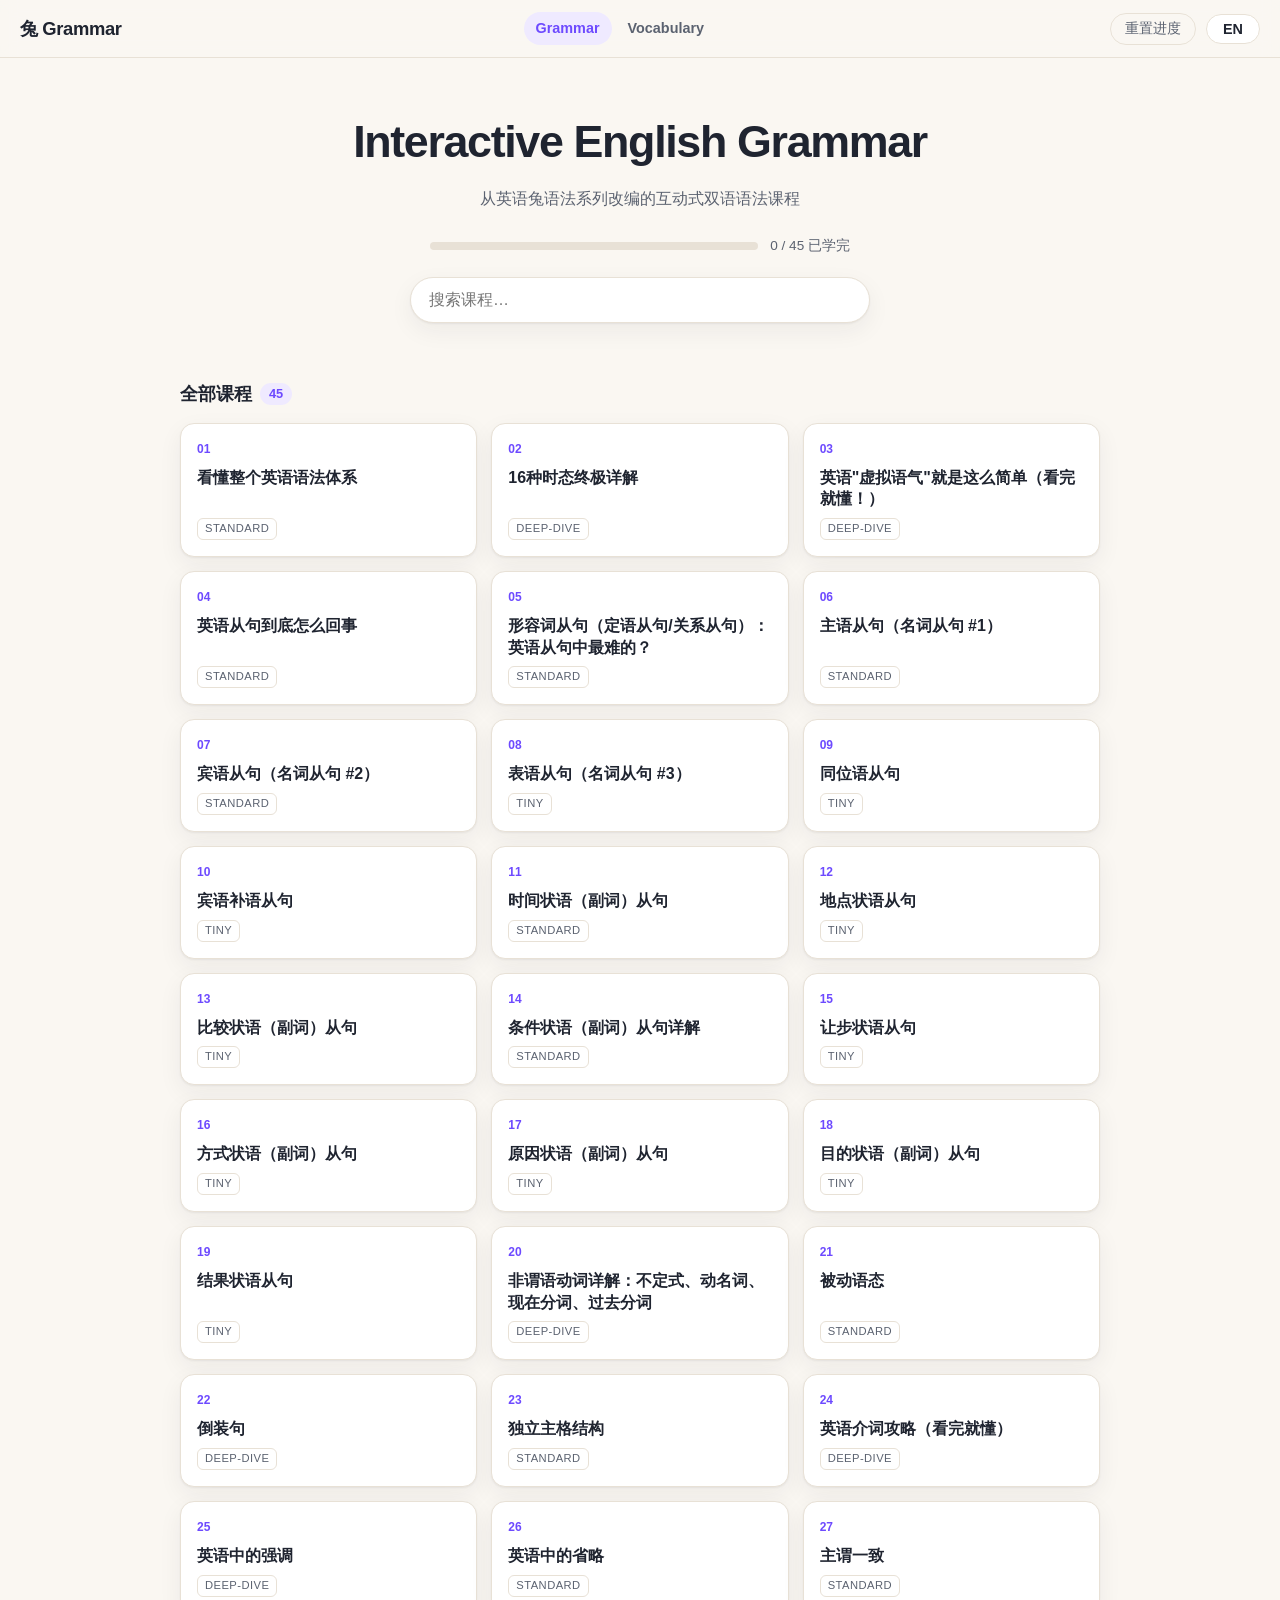
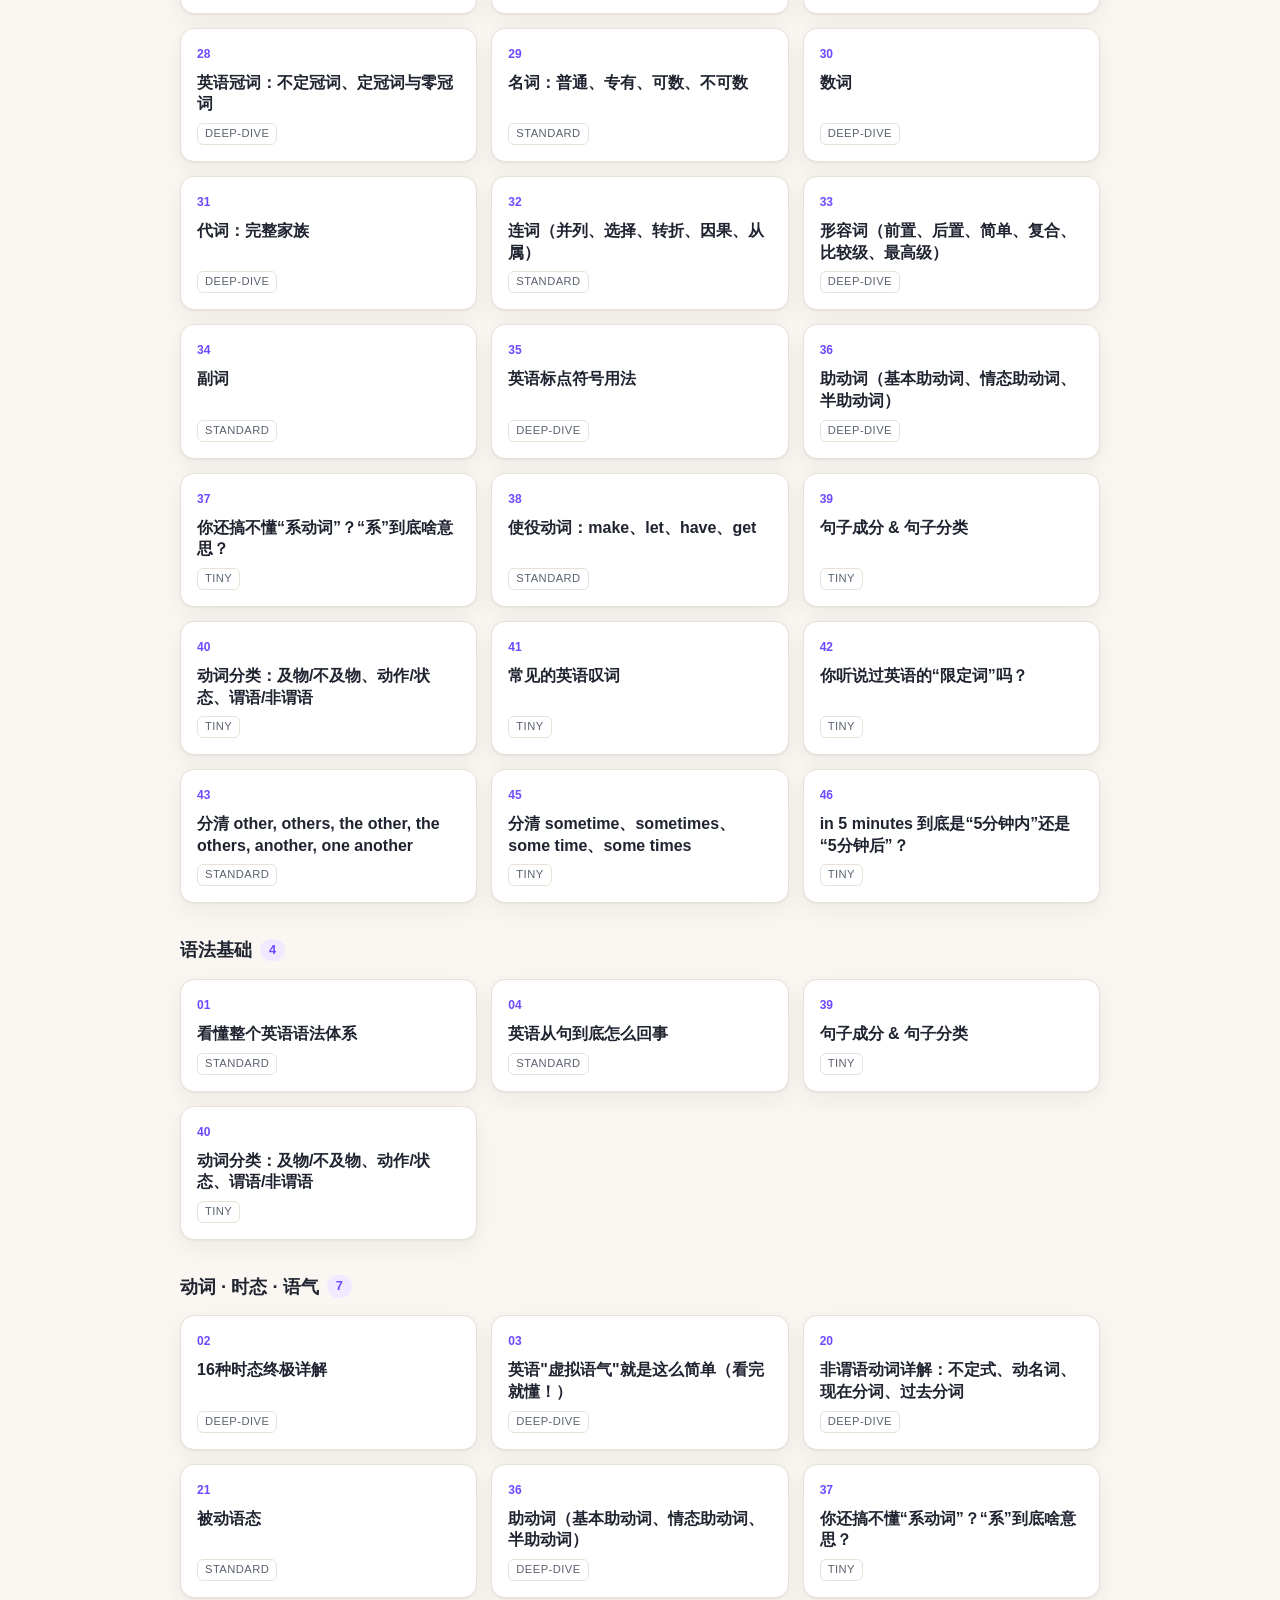
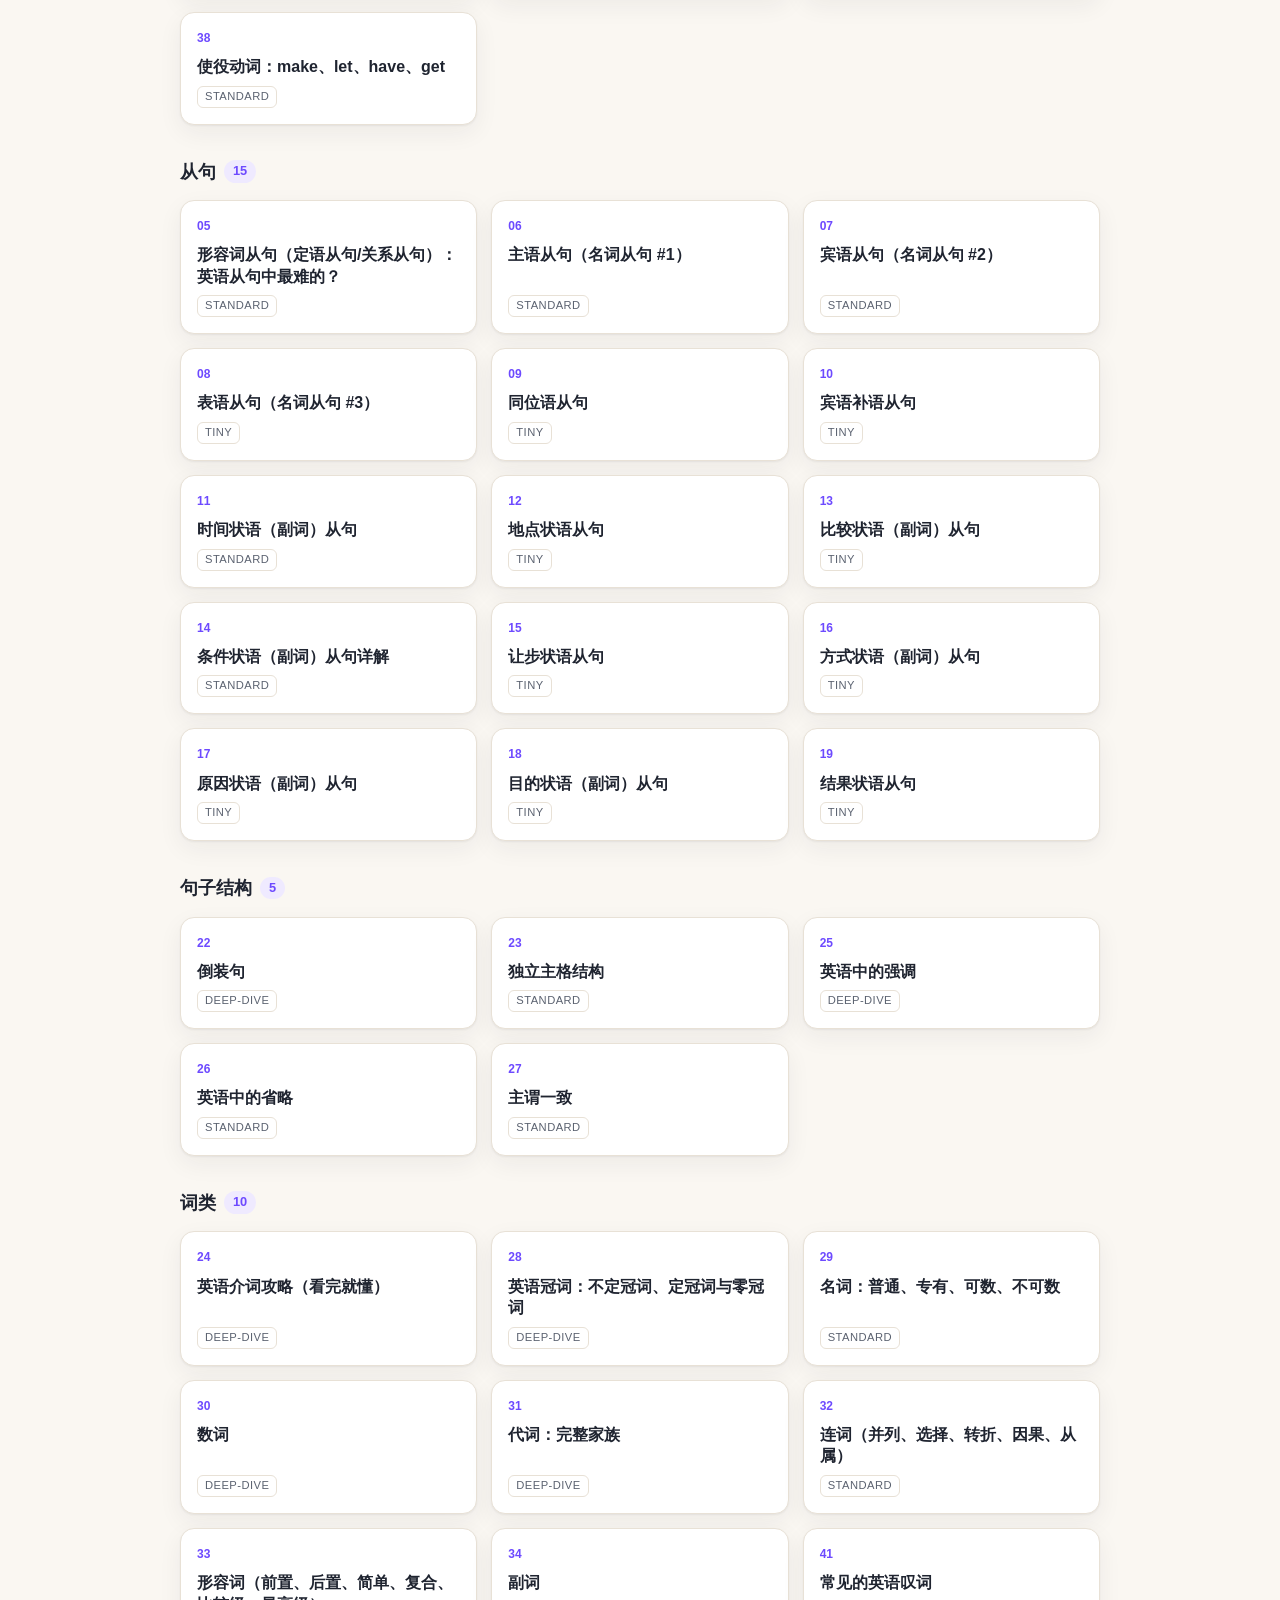
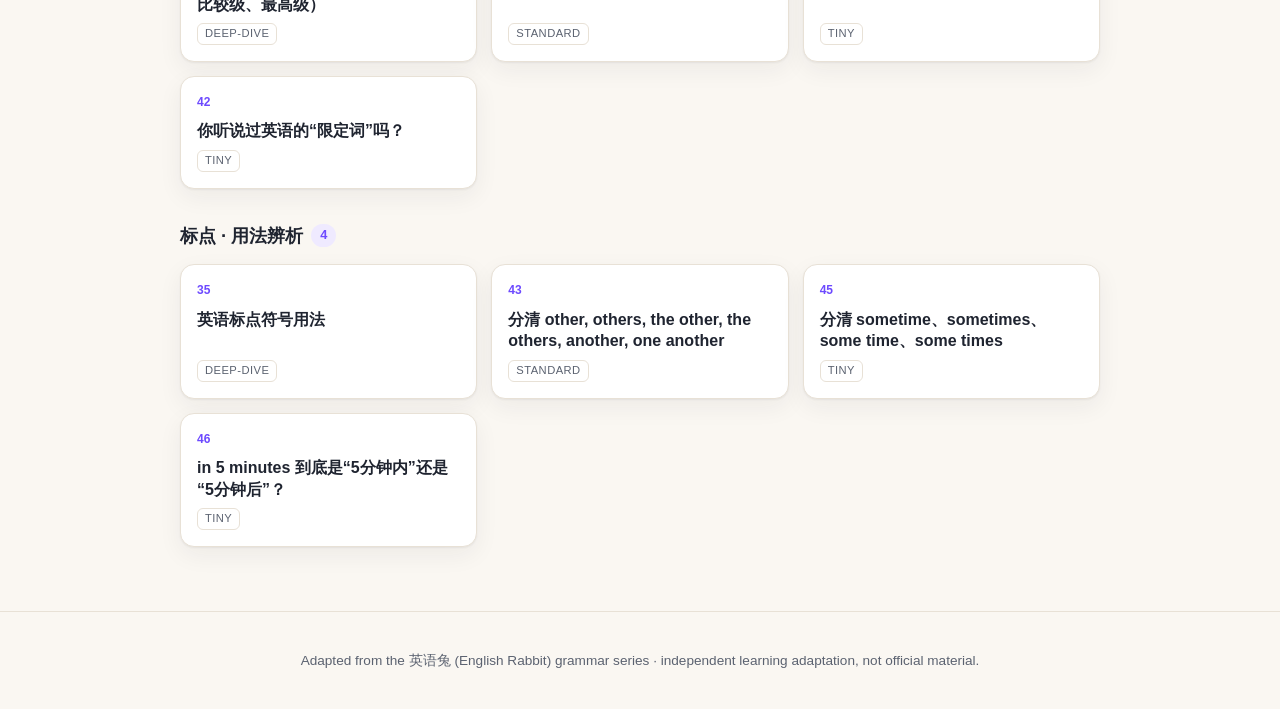
<file: index.html>
<!DOCTYPE html>
<html lang="zh-CN">
<head>
  <meta charset="utf-8" />
  <meta name="viewport" content="width=device-width, initial-scale=1" />
  <title>Interactive English Grammar · 互动英语语法</title>
  <link rel="stylesheet" href="assets/css/styles.css" />
</head>
<body class="home-page">
  <header class="topbar">
    <a class="brand" href="index.html">兔 Grammar</a>
    <nav class="track-switch">
      <a href="index.html" class="active">Grammar</a>
      <a href="vocab.html">Vocabulary</a>
    </nav>
    <div class="topbar-actions">
      <button id="reset" class="ghost-btn" type="button">Reset progress</button>
      <button id="lang-toggle" class="lang-toggle" type="button" aria-label="Toggle language">EN</button>
    </div>
  </header>

  <section class="hero">
    <h1>Interactive English Grammar</h1>
    <p id="tagline" class="tagline"></p>
    <div class="progress-wrap" aria-label="progress">
      <div class="progress-track"><div id="progress-bar" class="progress-fill"></div></div>
      <span id="progress-strip" class="progress-text"></span>
    </div>
    <input id="search" class="search" type="search" autocomplete="off" />
  </section>

  <main class="container">
    <div id="all" class="all-lessons"></div>
    <div id="categories" class="categories"></div>
  </main>

  <footer class="sitefoot">
    <p>Adapted from the 英语兔 (English Rabbit) grammar series · independent learning adaptation, not official material.</p>
  </footer>
  <script type="module" src="assets/js/app.js"></script>
</body>
</html>
</file>
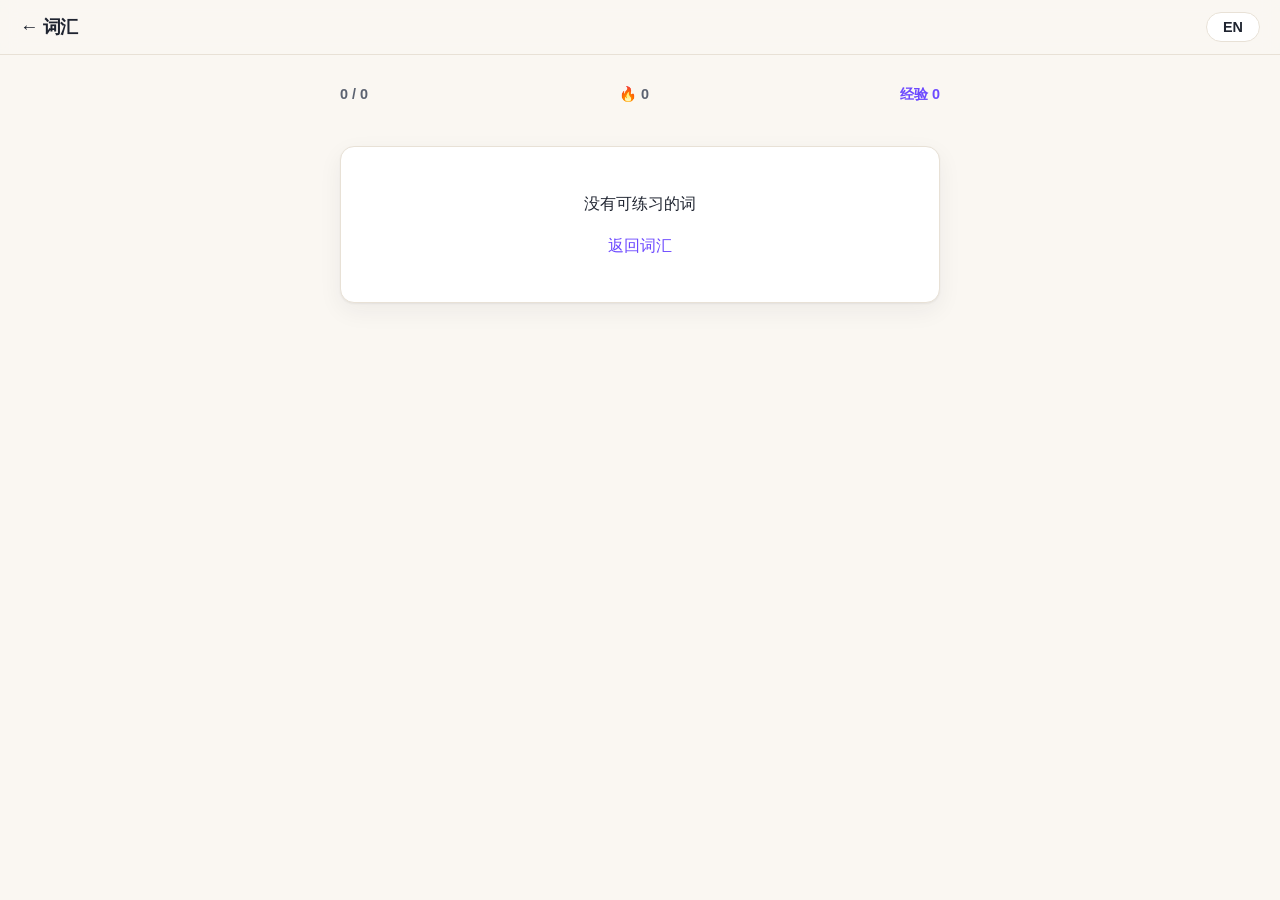
<file: drill.html>
<!DOCTYPE html>
<html lang="zh-CN">
<head>
  <meta charset="utf-8" />
  <meta name="viewport" content="width=device-width, initial-scale=1" />
  <title>Drill · 词汇练习</title>
  <link rel="stylesheet" href="assets/css/styles.css" />
</head>
<body class="lesson-page">
  <header class="topbar">
    <a class="brand" href="vocab.html">← 词汇</a>
    <button id="lang-toggle" class="lang-toggle" type="button" aria-label="Toggle language">EN</button>
  </header>
  <main class="container drill-wrap">
    <div id="trickcard"></div>
    <div id="drill"><p class="loading">…</p></div>
  </main>
  <script type="module" src="assets/js/drill.js"></script>
</body>
</html>
</file>
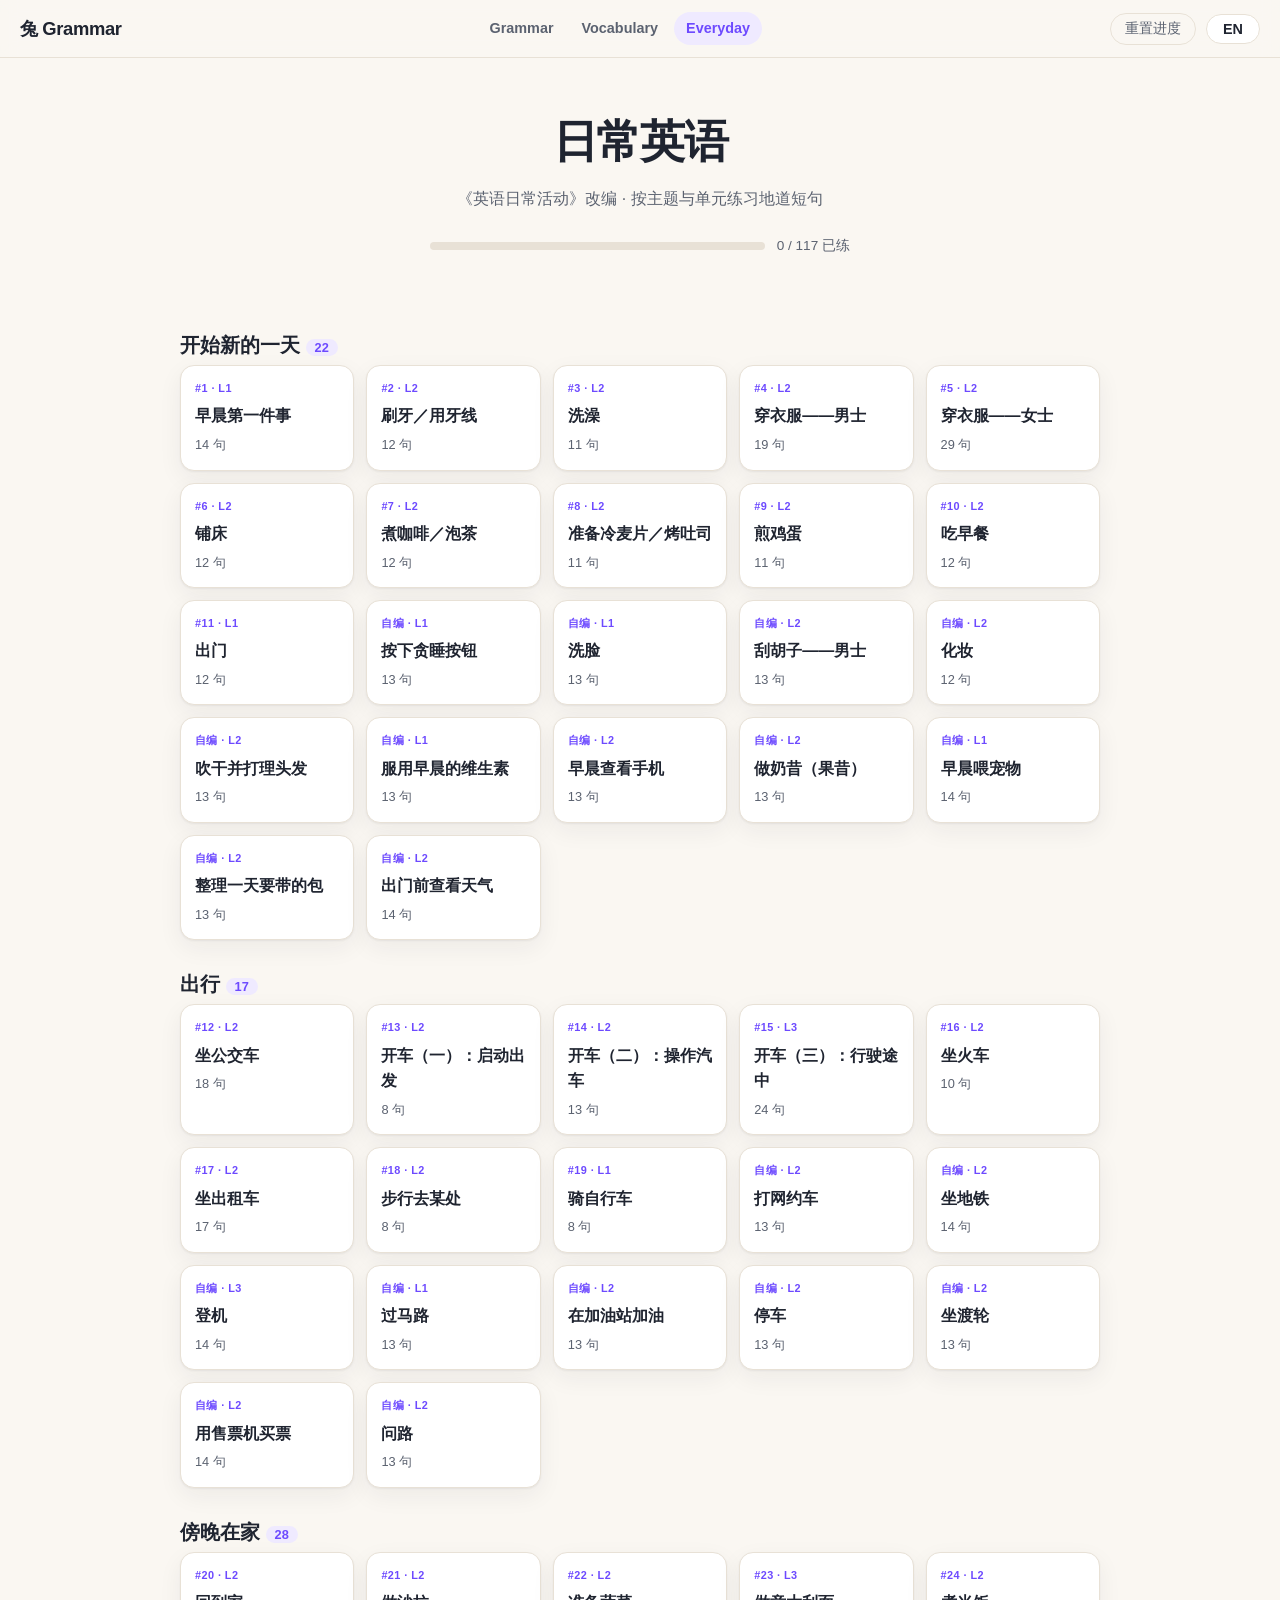
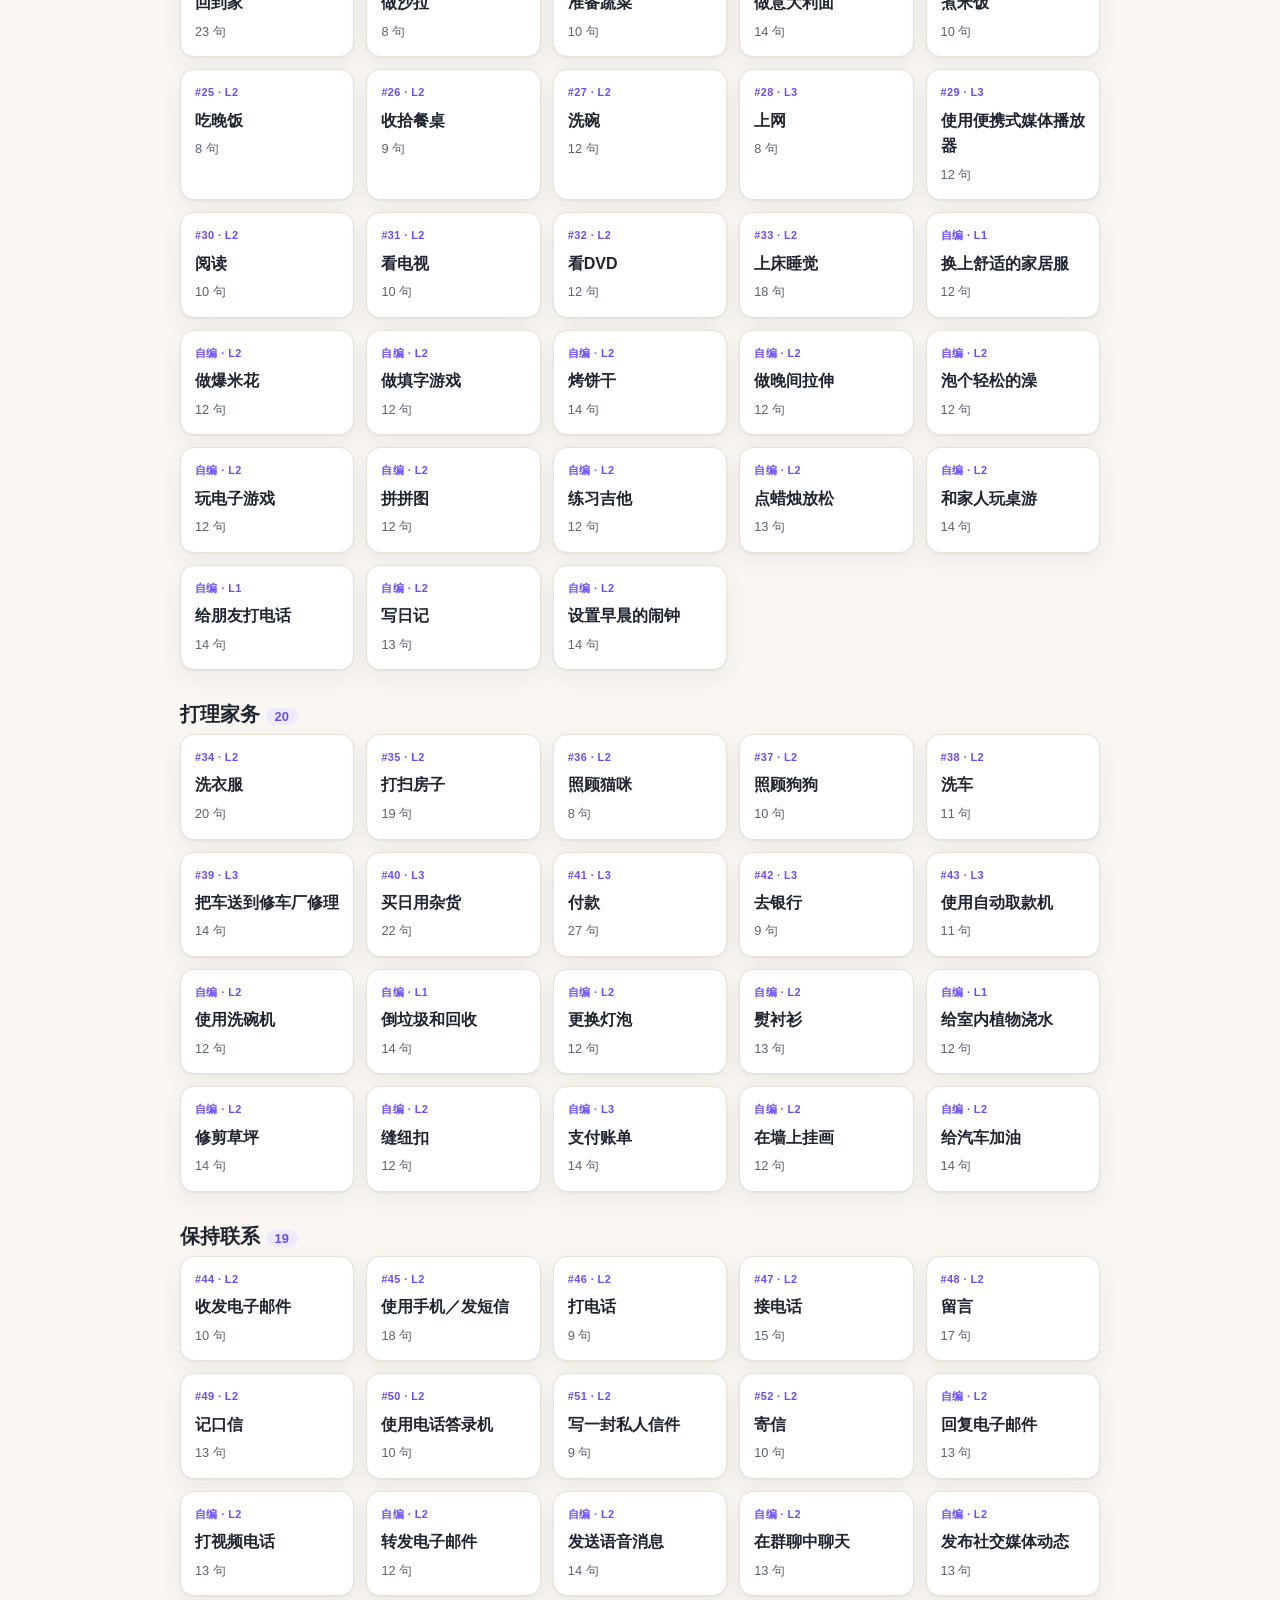
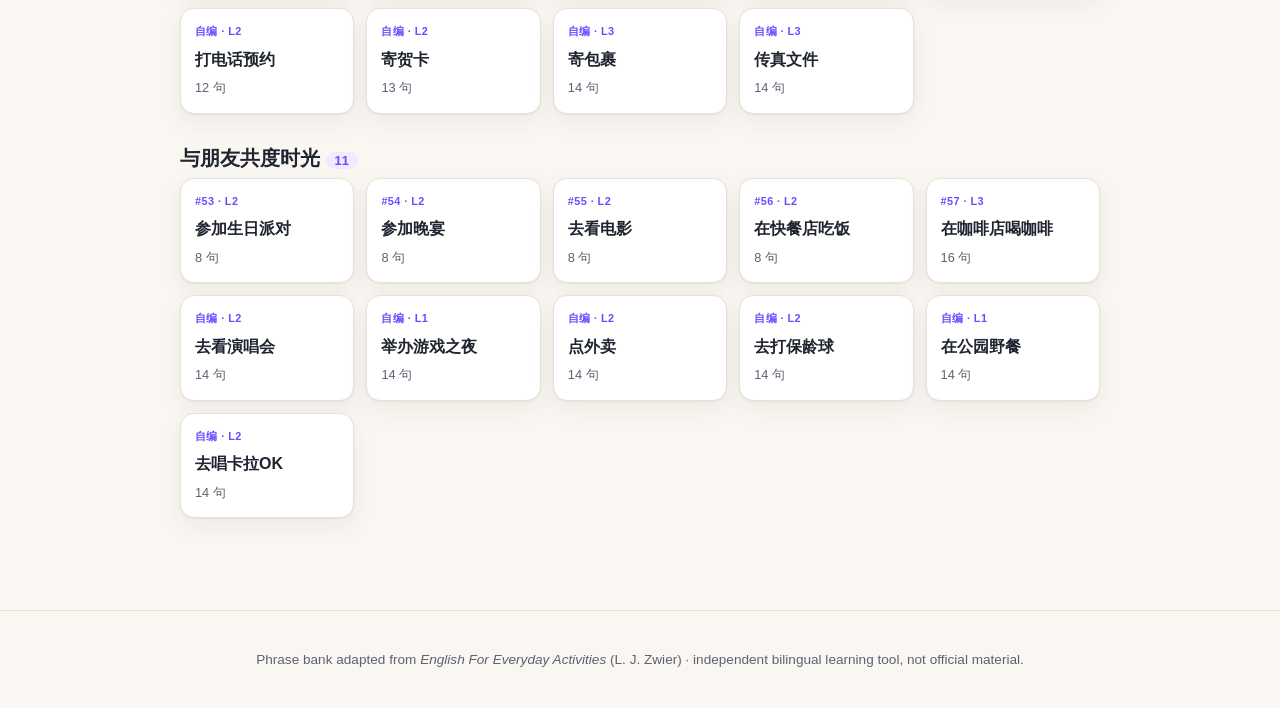
<file: eea.html>
<!DOCTYPE html>
<html lang="zh-CN">
<head>
  <meta charset="utf-8" />
  <meta name="viewport" content="width=device-width, initial-scale=1" />
  <title>Everyday English · 日常英语</title>
  <link rel="stylesheet" href="assets/css/styles.css?v=7" />
</head>
<body class="home-page">
  <header class="topbar">
    <a class="brand" href="index.html">兔 Grammar</a>
    <nav class="track-switch">
      <a href="index.html">Grammar</a>
      <a href="vocab.html">Vocabulary</a>
      <a href="eea.html" class="active">Everyday</a>
    </nav>
    <div class="topbar-actions">
      <button id="reset" class="ghost-btn" type="button">Reset</button>
      <button id="lang-toggle" class="lang-toggle" type="button" aria-label="Toggle language">EN</button>
    </div>
  </header>

  <section class="hero">
    <h1 id="etitle">Everyday English</h1>
    <p id="etagline" class="tagline"></p>
    <div class="progress-wrap" aria-label="progress">
      <div class="progress-track"><div id="progress-bar" class="progress-fill"></div></div>
      <span id="progress-strip" class="progress-text"></span>
    </div>
  </section>

  <main class="container">
    <div id="sections"></div>
  </main>

  <footer class="sitefoot">
    <p>Phrase bank adapted from <em>English For Everyday Activities</em> (L. J. Zwier) · independent bilingual learning tool, not official material.</p>
  </footer>
  <script type="module" src="assets/js/eea.js?v=7"></script>
</body>
</html>
</file>
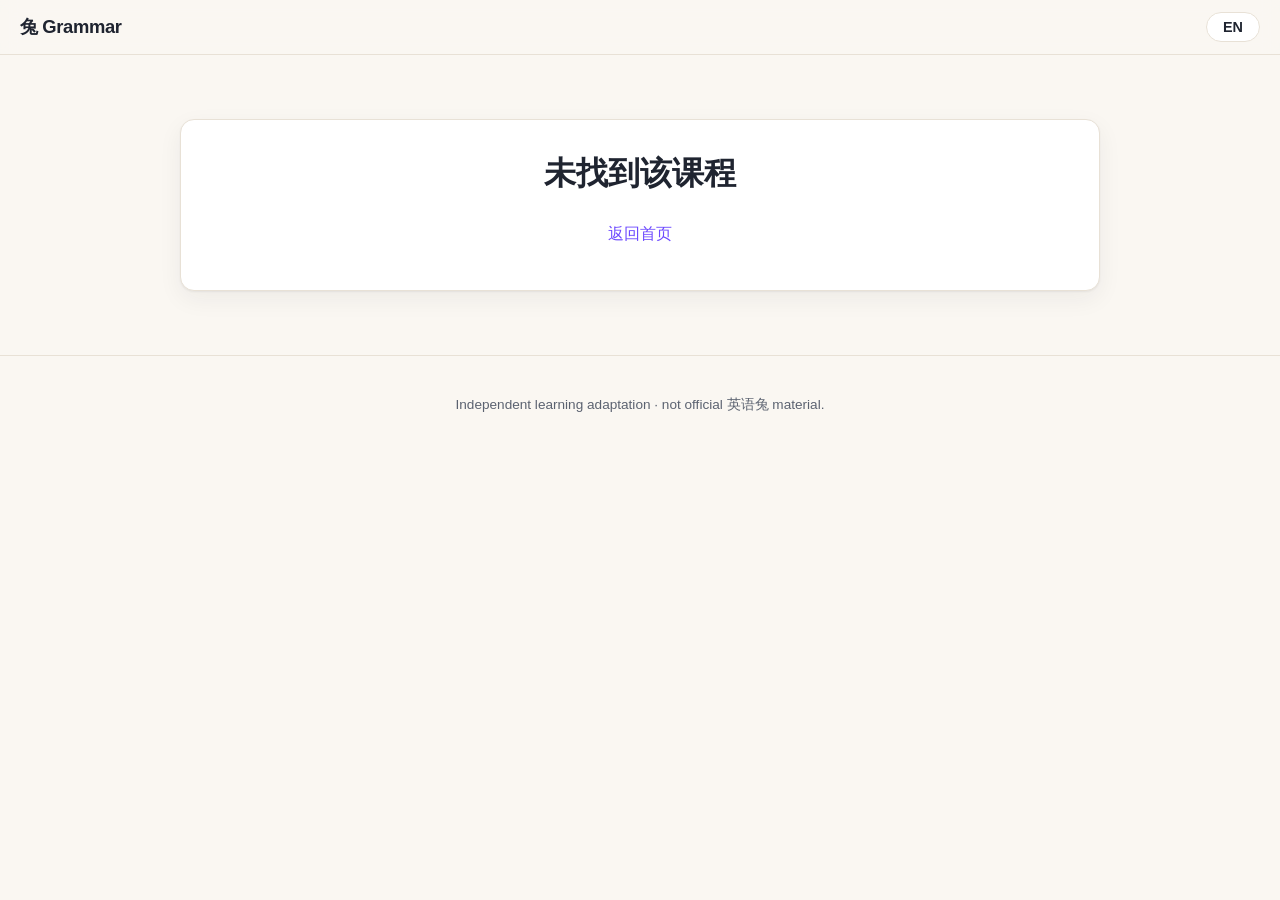
<file: lesson.html>
<!DOCTYPE html>
<html lang="zh-CN">
<head>
  <meta charset="utf-8" />
  <meta name="viewport" content="width=device-width, initial-scale=1" />
  <title>Lesson · Interactive Grammar</title>
  <link rel="stylesheet" href="assets/css/styles.css" />
</head>
<body class="lesson-page">
  <header class="topbar">
    <a class="brand" href="index.html">兔 Grammar</a>
    <button id="lang-toggle" class="lang-toggle" type="button" aria-label="Toggle language">EN</button>
  </header>
  <main id="lesson" class="container"><p class="loading">…</p></main>
  <footer class="sitefoot">
    <p>Independent learning adaptation · not official 英语兔 material.</p>
  </footer>
  <script type="module" src="assets/js/lesson.js"></script>
</body>
</html>
</file>
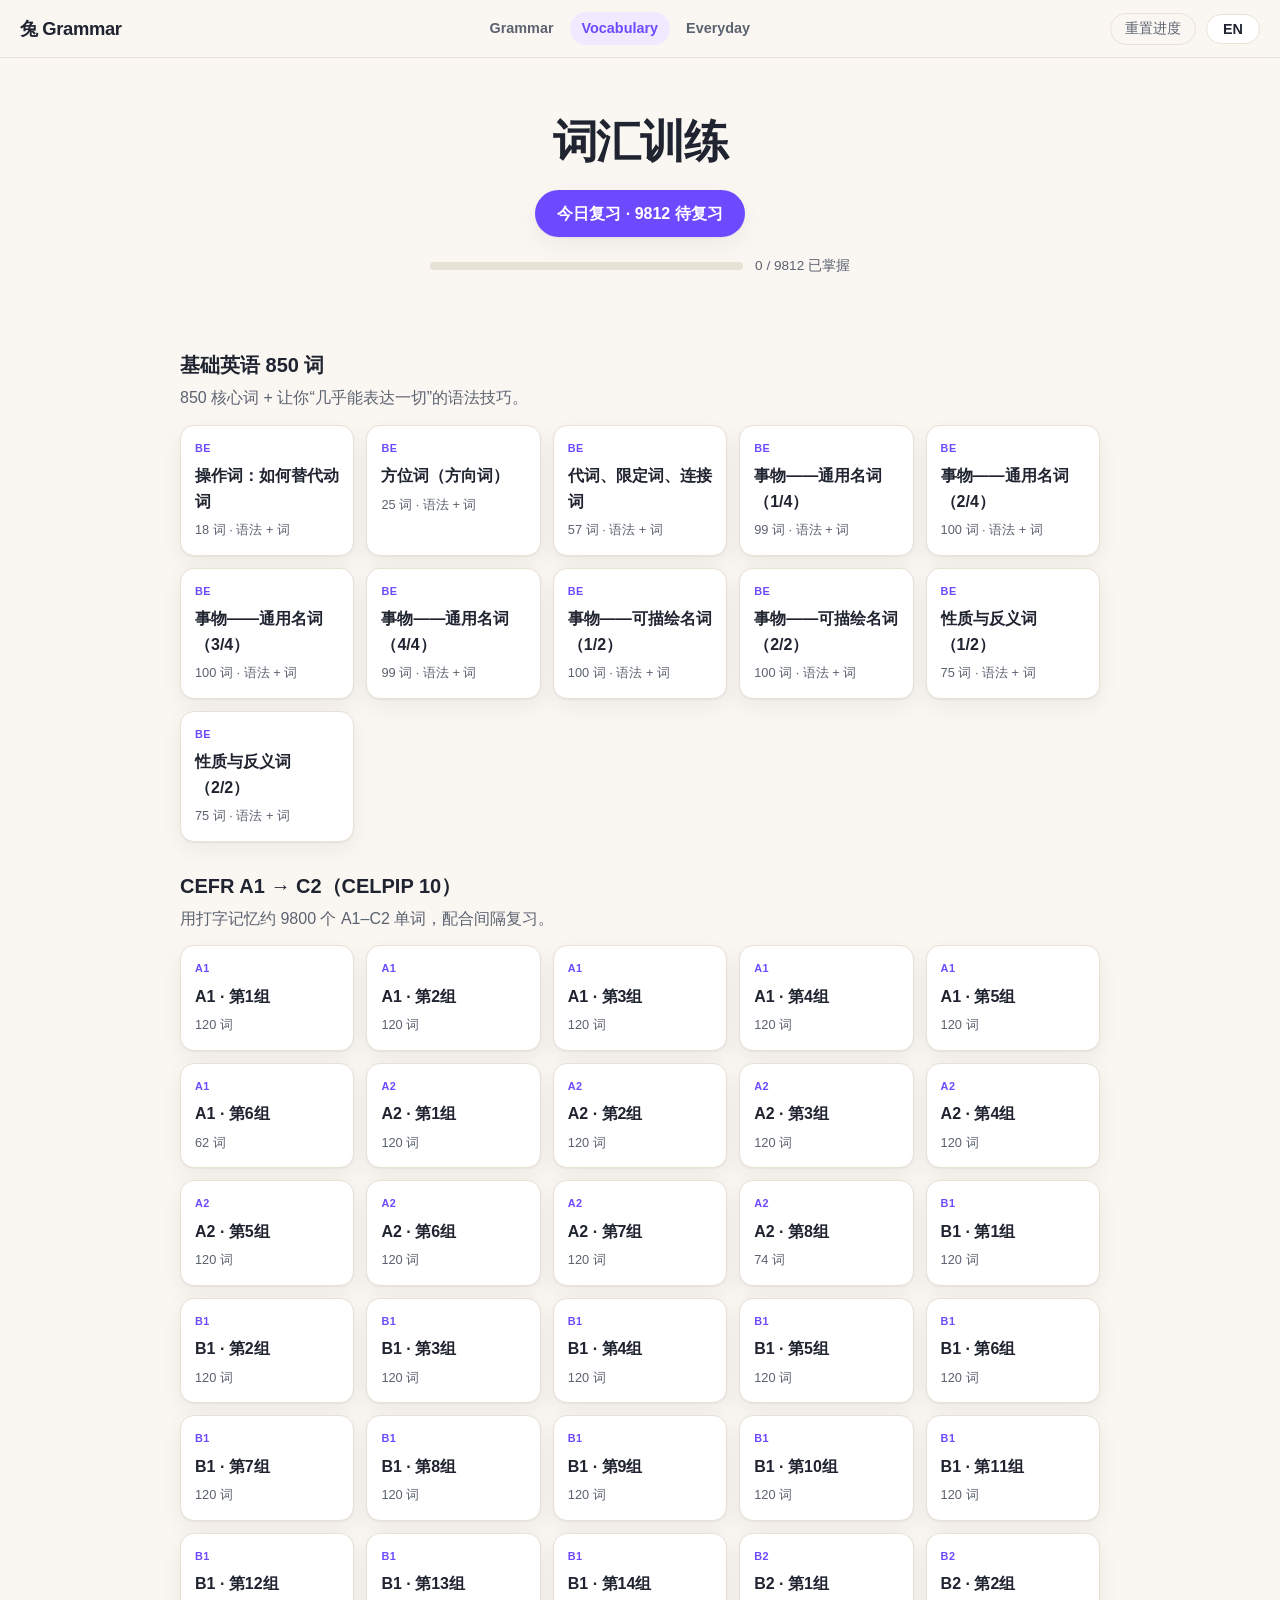
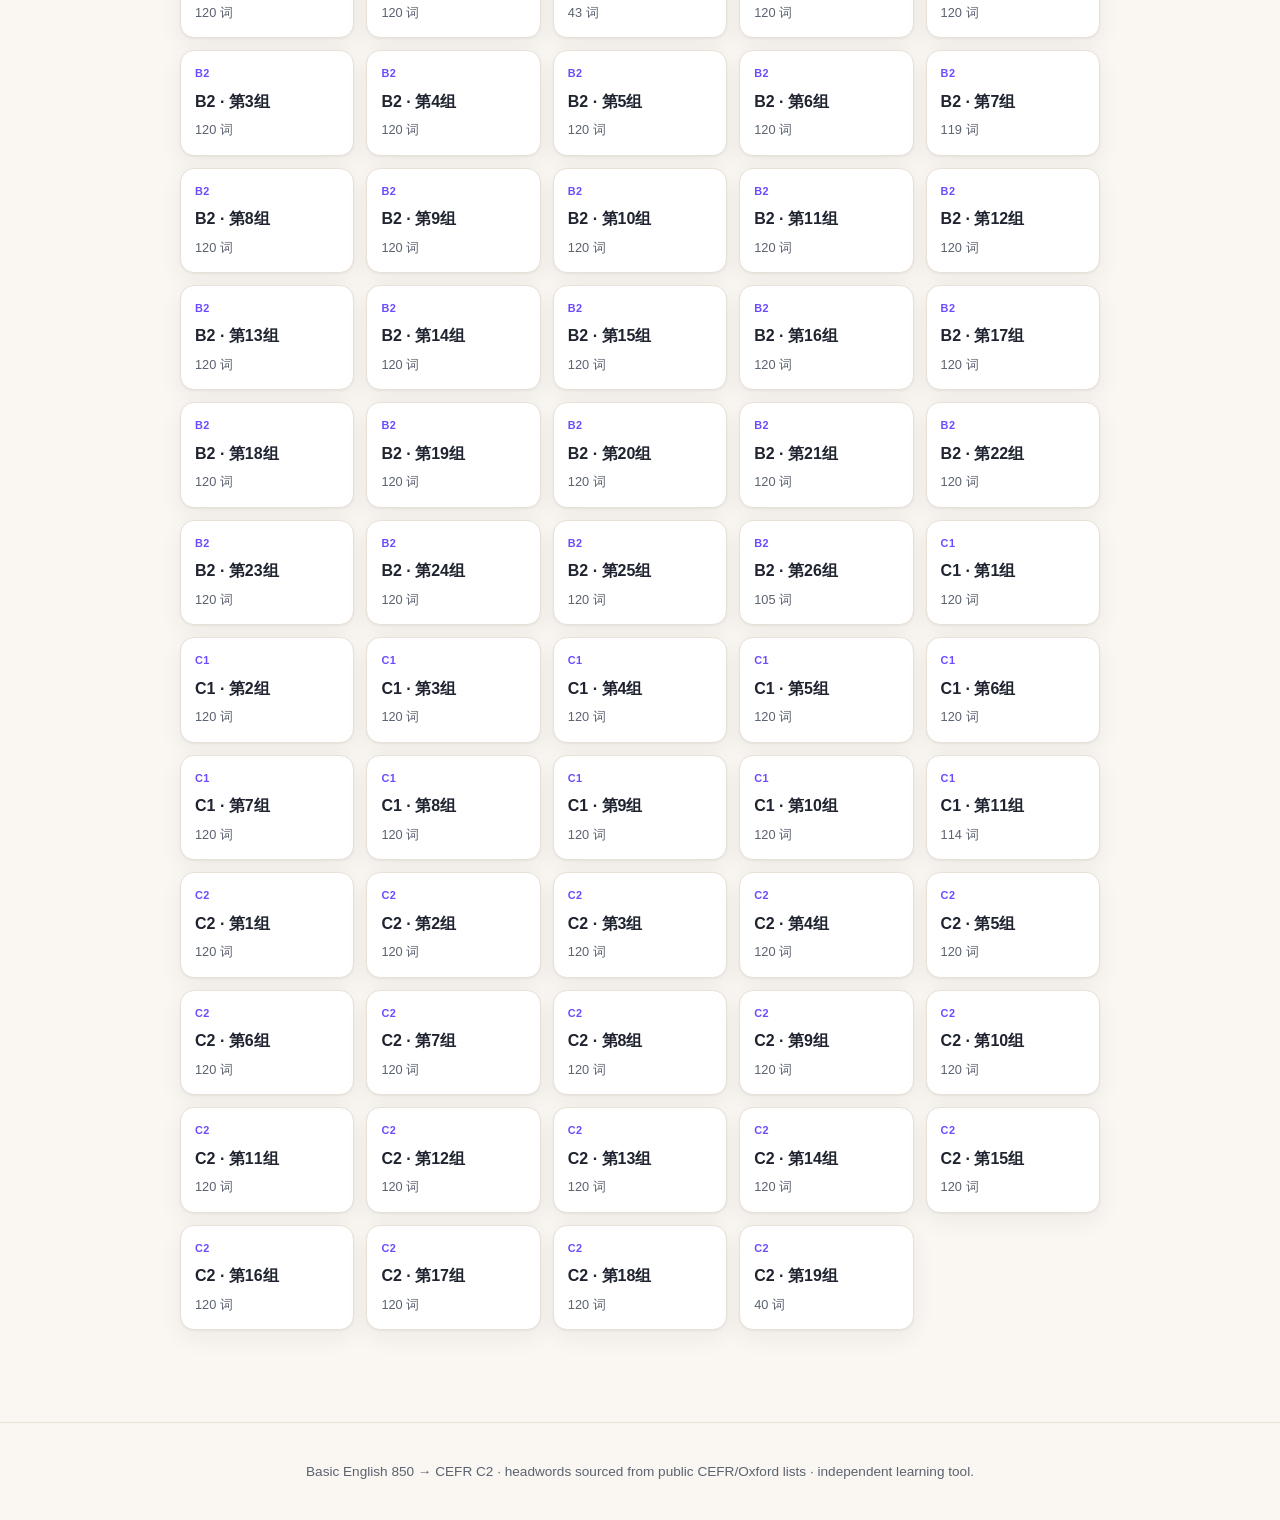
<file: vocab.html>
<!DOCTYPE html>
<html lang="zh-CN">
<head>
  <meta charset="utf-8" />
  <meta name="viewport" content="width=device-width, initial-scale=1" />
  <title>Vocabulary Trainer · 词汇训练</title>
  <link rel="stylesheet" href="assets/css/styles.css" />
</head>
<body class="home-page">
  <header class="topbar">
    <a class="brand" href="index.html">兔 Grammar</a>
    <nav class="track-switch">
      <a href="index.html">Grammar</a>
      <a href="vocab.html" class="active">Vocabulary</a>
      <a href="eea.html">Everyday</a>
    </nav>
    <div class="topbar-actions">
      <button id="reset" class="ghost-btn" type="button">Reset</button>
      <button id="lang-toggle" class="lang-toggle" type="button" aria-label="Toggle language">EN</button>
    </div>
  </header>

  <section class="hero">
    <h1 id="vtitle">Vocabulary Trainer</h1>
    <a id="daily-btn" class="daily-review" href="drill.html?due=1">
      <span id="daily-label">Daily review</span> · <span id="daily-count">0 due</span>
    </a>
    <div class="progress-wrap" aria-label="mastery">
      <div class="progress-track"><div id="mastery-bar" class="progress-fill"></div></div>
      <span id="mastery" class="progress-text"></span>
    </div>
  </section>

  <main class="container">
    <div id="tracks"></div>
  </main>

  <footer class="sitefoot">
    <p>Basic English 850 → CEFR C2 · headwords sourced from public CEFR/Oxford lists · independent learning tool.</p>
  </footer>
  <script type="module" src="assets/js/vocab.js"></script>
</body>
</html>
</file>
<file: assets/css/styles.css>
/* Interactive English Grammar — design system */
:root {
  --bg: #faf7f2;
  --surface: #ffffff;
  --ink: #1f2430;
  --ink-soft: #5b6270;
  --line: #e8e1d6;
  --accent: #6d4aff;
  --accent-soft: #efeaff;
  --good: #16a34a;
  --bad: #dc2626;
  --radius: 14px;
  --shadow: 0 1px 2px rgba(31,36,48,.06), 0 8px 24px rgba(31,36,48,.06);
  --maxw: 960px;
  --font: "Inter", -apple-system, BlinkMacSystemFont, "Segoe UI", "PingFang SC", "Hiragino Sans GB", "Microsoft YaHei", sans-serif;
}
* { box-sizing: border-box; }
html { -webkit-text-size-adjust: 100%; }
body { margin: 0; font-family: var(--font); color: var(--ink); background: var(--bg); line-height: 1.6; }
a { color: var(--accent); text-decoration: none; }
a:hover { text-decoration: underline; }
:focus-visible { outline: 3px solid var(--accent); outline-offset: 2px; border-radius: 4px; }

.container { max-width: var(--maxw); margin: 0 auto; padding: 0 20px 64px; }

/* Topbar */
.topbar { position: sticky; top: 0; z-index: 20; display: flex; align-items: center; justify-content: space-between;
  padding: 12px 20px; background: rgba(250,247,242,.85); backdrop-filter: blur(8px); border-bottom: 1px solid var(--line); }
.brand { font-weight: 800; font-size: 1.15rem; color: var(--ink); letter-spacing: -.02em; }
.topbar-actions { display: flex; gap: 10px; align-items: center; }
.lang-toggle { border: 1px solid var(--line); background: var(--surface); color: var(--ink); border-radius: 999px;
  padding: 6px 16px; font-weight: 700; cursor: pointer; font-size: .9rem; }
.lang-toggle:hover { border-color: var(--accent); color: var(--accent); }
.ghost-btn { border: 1px solid var(--line); background: transparent; color: var(--ink-soft); border-radius: 999px; padding: 6px 14px; cursor: pointer; font-size: .85rem; }
.ghost-btn:hover { color: var(--bad); border-color: var(--bad); }

/* Hero */
.hero { max-width: var(--maxw); margin: 0 auto; padding: 48px 20px 24px; text-align: center; }
.hero h1 { font-size: clamp(1.8rem, 4vw, 2.8rem); margin: 0 0 8px; letter-spacing: -.03em; }
.tagline { color: var(--ink-soft); margin: 0 auto 24px; max-width: 560px; }
.progress-wrap { display: flex; align-items: center; gap: 12px; max-width: 420px; margin: 0 auto 20px; }
.progress-track { flex: 1; height: 8px; background: var(--line); border-radius: 999px; overflow: hidden; }
.progress-fill { height: 100%; width: 0; background: linear-gradient(90deg, var(--accent), #a78bfa); transition: width .4s ease; }
.progress-text { font-size: .85rem; color: var(--ink-soft); white-space: nowrap; font-variant-numeric: tabular-nums; }
.search { width: 100%; max-width: 460px; padding: 13px 18px; border: 1px solid var(--line); border-radius: 999px;
  font-size: 1rem; background: var(--surface); box-shadow: var(--shadow); }

/* Card grids */
.all-lessons h2, .category h2 { font-size: 1.15rem; margin: 32px 0 14px; display: flex; align-items: center; gap: 8px; }
.count { font-size: .8rem; color: var(--ink-soft); background: var(--accent-soft); color: var(--accent); border-radius: 999px; padding: 1px 9px; font-weight: 700; }
.card-grid { display: grid; grid-template-columns: repeat(auto-fill, minmax(220px, 1fr)); gap: 14px; }
.lesson-card { display: flex; flex-direction: column; gap: 8px; background: var(--surface); border: 1px solid var(--line);
  border-radius: var(--radius); padding: 16px; box-shadow: var(--shadow); transition: transform .15s ease, border-color .15s ease; min-height: 104px; }
.lesson-card:hover { transform: translateY(-2px); border-color: var(--accent); text-decoration: none; }
.lc-id { font-size: .75rem; font-weight: 800; color: var(--accent); font-variant-numeric: tabular-nums; }
.lc-title { font-weight: 650; color: var(--ink); flex: 1; line-height: 1.35; }
.lc-meta { display: flex; align-items: center; justify-content: space-between; }
.lc-shape { font-size: .7rem; text-transform: uppercase; letter-spacing: .04em; color: var(--ink-soft); border: 1px solid var(--line); border-radius: 6px; padding: 1px 7px; }
.lc-check { color: var(--good); font-weight: 800; }
.lesson-card.is-complete { border-color: var(--good); }
.lesson-card.is-complete .lc-id { color: var(--good); }

/* Lesson page */
.lesson-page .container { padding-top: 24px; }
.lesson-head .crumb { color: var(--ink-soft); margin: 0 0 6px; display: flex; gap: 10px; align-items: center; }
.shape-badge { font-size: .68rem; text-transform: uppercase; letter-spacing: .05em; background: var(--accent-soft); color: var(--accent); border-radius: 6px; padding: 2px 8px; font-weight: 800; }
.lesson-head h1 { font-size: clamp(1.5rem, 3.5vw, 2.2rem); margin: 0 0 6px; letter-spacing: -.02em; }
.summary { color: var(--ink-soft); margin: 0 0 8px; font-size: 1.05rem; }
.lesson-section { margin: 36px 0; }
.lesson-section > h2 { font-size: 1.3rem; border-bottom: 2px solid var(--accent-soft); padding-bottom: 6px; }
.concept { background: var(--surface); border: 1px solid var(--line); border-radius: var(--radius); padding: 16px 18px; margin: 12px 0; box-shadow: var(--shadow); }
.concept h3 { margin: 0 0 6px; font-size: 1.05rem; }
.concept p { margin: 0 0 6px; }

/* Examples + annotations */
.example-card { background: var(--surface); border: 1px solid var(--line); border-radius: var(--radius); padding: 14px 16px; margin: 10px 0; box-shadow: var(--shadow); }
.example { font-size: 1.2rem; line-height: 2.1; margin: 0; }
.example.inline { font-size: 1.05rem; color: var(--ink); margin-top: 8px; }
.example-note { color: var(--ink-soft); font-size: .92rem; margin: 8px 0 0; }
.anno { position: relative; color: var(--anno-color); font-weight: 600;
  text-decoration: underline; text-decoration-style: var(--anno-underline); text-decoration-color: var(--anno-color);
  text-underline-offset: 4px; text-decoration-thickness: 2px; white-space: nowrap; }
.anno-abbr { font-size: .58em; font-weight: 800; vertical-align: super; margin-left: 1px; opacity: .8; }
.legend { display: flex; flex-wrap: wrap; gap: 8px 14px; align-items: center; margin-top: 14px; padding-top: 12px; border-top: 1px dashed var(--line); }
.legend-title { font-size: .82rem; color: var(--ink-soft); font-weight: 700; }
.legend-item { font-size: .8rem; color: var(--anno-color); font-weight: 650; padding-bottom: 1px;
  border-bottom: 2px var(--anno-color); }
.legend-item.ul-solid { border-bottom-style: solid; }
.legend-item.ul-dashed { border-bottom-style: dashed; }
.legend-item.ul-dotted { border-bottom-style: dotted; }

/* Quiz */
.quiz { background: var(--surface); border: 1px solid var(--line); border-radius: var(--radius); padding: 16px 18px; margin: 12px 0; box-shadow: var(--shadow); }
.quiz-prompt { font-weight: 600; margin: 0 0 10px; }
.quiz-error-sentence { font-style: italic; color: var(--bad); }
.quiz fieldset { border: 0; margin: 0; padding: 0; display: flex; flex-direction: column; gap: 8px; }
.choice { display: flex; align-items: center; gap: 9px; border: 1px solid var(--line); border-radius: 10px; padding: 9px 12px; cursor: pointer; }
.choice:hover { border-color: var(--accent); }
.choice.is-correct { border-color: var(--good); background: #f0fdf4; }
.choice.is-wrong { border-color: var(--bad); background: #fef2f2; }
.quiz-row { display: flex; gap: 8px; }
.quiz-fill-input { flex: 1; padding: 9px 12px; border: 1px solid var(--line); border-radius: 10px; font-size: 1rem; }
.quiz button { background: var(--accent); color: #fff; border: 0; border-radius: 10px; padding: 9px 18px; font-weight: 700; cursor: pointer; }
.quiz button:hover { filter: brightness(1.07); }
.quiz-feedback { margin: 10px 0 0; min-height: 1.2em; font-size: .95rem; }
.quiz-feedback[data-correct="true"] { color: var(--good); }
.quiz-feedback[data-correct="false"] { color: var(--bad); }

/* Dialogue */
.dline { background: var(--surface); border: 1px solid var(--line); border-left: 3px solid var(--accent); border-radius: 10px; padding: 10px 14px; margin: 8px 0; font-size: 1.08rem; line-height: 1.9; }
.speaker { color: var(--accent); margin-right: 4px; }
.dline-note { color: var(--ink-soft); font-size: .85rem; }

/* Footer / nav */
.lesson-foot { display: flex; gap: 12px; align-items: center; margin: 28px 0 8px; flex-wrap: wrap; }
.source-link { font-weight: 600; }
.complete-btn { border: 1px solid var(--accent); color: var(--accent); background: transparent; border-radius: 999px; padding: 8px 18px; font-weight: 700; cursor: pointer; }
.complete-btn.is-done { background: var(--good); border-color: var(--good); color: #fff; }
.prevnext { display: flex; justify-content: space-between; gap: 12px; margin: 24px 0; }
.pn { background: var(--surface); border: 1px solid var(--line); border-radius: var(--radius); padding: 12px 16px; max-width: 46%; box-shadow: var(--shadow); }
.pn.next { text-align: right; margin-left: auto; }
.pn-spacer { flex: 1; }

.card { background: var(--surface); border: 1px solid var(--line); border-radius: var(--radius); padding: 28px; box-shadow: var(--shadow); text-align: center; margin-top: 40px; }
.not-found h1 { margin-top: 0; }
.loading { color: var(--ink-soft); text-align: center; padding: 60px 0; }

.sitefoot { border-top: 1px solid var(--line); padding: 24px 20px; text-align: center; color: var(--ink-soft); font-size: .85rem; }

@media (max-width: 560px) {
  .example { font-size: 1.08rem; }
  .pn { max-width: 48%; }
  .hero { padding-top: 32px; }
}
@media (prefers-reduced-motion: reduce) {
  * { transition: none !important; }
}

/* ===== Vocabulary module ===== */
.track-switch { display: flex; gap: 4px; margin-left: 8px; }
.track-switch a { font-size: .9rem; font-weight: 600; color: var(--ink-soft); padding: 5px 12px; border-radius: 999px; }
.track-switch a:hover { text-decoration: none; color: var(--accent); }
.track-switch a.active { background: var(--accent-soft); color: var(--accent); }

.daily-review { display: inline-block; background: var(--accent); color: #fff; font-weight: 700; padding: 11px 22px; border-radius: 999px; margin: 4px 0 18px; box-shadow: var(--shadow); }
.daily-review:hover { filter: brightness(1.07); text-decoration: none; }
.daily-review.disabled { background: var(--line); color: var(--ink-soft); box-shadow: none; }

.vtrack { margin: 28px 0; }
.vtrack > h2 { font-size: 1.25rem; margin: 0 0 4px; }
.vblurb { color: var(--ink-soft); margin: 0 0 14px; }
.vgrid { display: grid; grid-template-columns: repeat(auto-fill, minmax(150px, 1fr)); gap: 12px; }
.vcard { display: flex; flex-direction: column; gap: 6px; background: var(--surface); border: 1px solid var(--line); border-radius: var(--radius); padding: 14px; box-shadow: var(--shadow); transition: transform .15s ease, border-color .15s ease; }
.vcard:hover { transform: translateY(-2px); border-color: var(--accent); text-decoration: none; }
.vc-badge { font-size: .68rem; font-weight: 800; color: var(--accent); letter-spacing: .04em; }
.vc-title { font-weight: 650; color: var(--ink); }
.vc-size { font-size: .8rem; color: var(--ink-soft); }
.vempty { color: var(--ink-soft); }

/* Drill */
.drill-wrap { max-width: 640px; }
.drill-head { display: flex; justify-content: space-between; color: var(--ink-soft); font-size: .85rem; margin: 8px 0 16px; font-variant-numeric: tabular-nums; }
.drill-band { font-weight: 800; color: var(--accent); }
.drill-card { background: var(--surface); border: 1px solid var(--line); border-radius: var(--radius); padding: 28px 24px; box-shadow: var(--shadow); text-align: center; }
.drill-sub { color: var(--ink-soft); font-size: .85rem; margin: 0 0 16px; text-transform: uppercase; letter-spacing: .05em; }
.drill-prompt { margin: 0 0 22px; }
.drill-prompt .g-en { display: block; font-size: 1.4rem; font-weight: 650; color: var(--ink); }
.drill-prompt .g-zh { display: block; font-size: 1.05rem; color: var(--ink-soft); margin-top: 4px; }
.drill-prompt .g-pos { display: inline-block; margin-top: 8px; font-size: .72rem; color: var(--accent); border: 1px solid var(--line); border-radius: 6px; padding: 1px 8px; }
.drill-prompt .g-word { display: block; font-size: 2rem; font-weight: 800; color: var(--accent); }
.drill-prompt .g-gap { display: block; font-size: 1.5rem; line-height: 1.7; color: var(--ink); }
.drill-row { display: flex; gap: 8px; }
.drill-input { flex: 1; padding: 13px 16px; border: 2px solid var(--line); border-radius: 12px; font-size: 1.2rem; text-align: center; }
.drill-input:focus { border-color: var(--accent); outline: none; }
.drill-btn, .drill-next, .drill-btn-link { background: var(--accent); color: #fff; border: 0; border-radius: 12px; padding: 13px 24px; font-weight: 700; font-size: 1rem; cursor: pointer; }
.drill-btn:hover, .drill-next:hover, .drill-btn-link:hover { filter: brightness(1.07); text-decoration: none; }
.drill-next { display: block; width: 100%; margin-top: 16px; }
.drill-feedback { min-height: 1.4em; margin: 16px 0 0; font-size: 1.05rem; }
.drill-feedback[data-correct="true"] { color: var(--good); }
.drill-feedback[data-correct="false"] { color: var(--bad); }
.drill-summary { text-align: center; }
.big-score { font-size: 2rem; font-weight: 800; color: var(--accent); margin: 8px 0; }
.drill-btn-link { display: inline-block; margin-top: 12px; }

/* Foundation grammar trick card */
.trick { background: var(--accent-soft); border: 1px solid #ddd6fe; border-radius: var(--radius); padding: 14px 18px; margin: 8px 0 18px; }
.trick summary { font-weight: 800; color: var(--accent); cursor: pointer; font-size: 1.05rem; }
.trick p { margin: 8px 0 0; color: var(--ink); }
.trick-ex code { background: #fff; border: 1px solid #ddd6fe; border-radius: 6px; padding: 1px 6px; font-weight: 700; color: var(--accent); }

/* ===== Drill v2: game feel + new modes ===== */
.drill-hud { display: flex; justify-content: space-between; align-items: center; gap: 10px; margin: 4px 0 14px; font-weight: 700; font-size: .9rem; }
.hud-progress { color: var(--ink-soft); font-variant-numeric: tabular-nums; }
.hud-combo { color: var(--ink-soft); transition: transform .15s ease; }
.hud-combo.hot { color: #ea580c; transform: scale(1.12); }
.hud-xp { color: var(--accent); }
.drill-input.live-ok { border-color: var(--good); }
.drill-input.input-ok { border-color: var(--good); background: #f0fdf4; }
.drill-input.input-bad { border-color: var(--bad); background: #fef2f2; }
.drill-btn.ghost { background: var(--surface); color: var(--ink-soft); border: 1px solid var(--line); }
.drill-btn.ghost:hover { color: var(--accent); border-color: var(--accent); }
.drill-btn.audio { margin: 0 auto 14px; display: block; }

/* MCQ */
.mcq-grid { display: grid; grid-template-columns: 1fr 1fr; gap: 10px; margin: 8px 0; }
.mcq-choice { background: var(--surface); border: 2px solid var(--line); border-radius: 12px; padding: 14px; font-size: 1.1rem; font-weight: 650; cursor: pointer; }
.mcq-choice:hover { border-color: var(--accent); }
.mcq-choice.is-correct { border-color: var(--good); background: #f0fdf4; color: var(--good); }
.mcq-choice.is-wrong { border-color: var(--bad); background: #fef2f2; color: var(--bad); }

/* Build (unscramble) */
.build-slot { min-height: 2.4rem; font-size: 2rem; font-weight: 800; letter-spacing: .12em; color: var(--accent); border-bottom: 2px dashed var(--line); margin: 6px auto 18px; min-width: 60%; }
.build-tray { display: flex; flex-wrap: wrap; gap: 8px; justify-content: center; margin-bottom: 14px; }
.build-tile { width: 44px; height: 52px; font-size: 1.4rem; font-weight: 800; background: var(--surface); border: 2px solid var(--line); border-radius: 10px; cursor: pointer; text-transform: lowercase; }
.build-tile:hover:not(:disabled) { border-color: var(--accent); transform: translateY(-2px); }
.build-tile:disabled { opacity: .25; }

/* Match pairs */
.match-grid { display: grid; grid-template-columns: 1fr 1fr; gap: 12px; }
.match-col { display: flex; flex-direction: column; gap: 8px; }
.match-item { text-align: left; background: var(--surface); border: 2px solid var(--line); border-radius: 10px; padding: 11px 13px; cursor: pointer; font-size: .98rem; }
.match-item:hover:not(:disabled) { border-color: var(--accent); }
.match-item.sel { border-color: var(--accent); background: var(--accent-soft); }
.match-item.matched { border-color: var(--good); background: #f0fdf4; opacity: .55; cursor: default; }
.match-item.miss { border-color: var(--bad); background: #fef2f2; }
.match-item.meta { color: var(--ink-soft); }

/* Results */
.result-stats { display: flex; justify-content: center; gap: 28px; margin: 18px 0; flex-wrap: wrap; }
.result-stats > div { display: flex; flex-direction: column; }
.rs-num { font-size: 1.8rem; font-weight: 800; color: var(--accent); }
.rs-lab { font-size: .8rem; color: var(--ink-soft); text-transform: uppercase; letter-spacing: .04em; }

/* Pre-session options sheet */
.opt-overlay { position: fixed; inset: 0; background: rgba(31,36,48,.4); display: flex; align-items: center; justify-content: center; z-index: 50; padding: 20px; }
.opt-sheet { background: var(--surface); border-radius: 18px; box-shadow: 0 20px 60px rgba(31,36,48,.25); padding: 22px 24px; width: 100%; max-width: 440px; }
.opt-sheet h3 { margin: 0 0 16px; font-size: 1.1rem; display: flex; justify-content: space-between; align-items: baseline; gap: 10px; }
.opt-size { font-size: .8rem; color: var(--ink-soft); font-weight: 600; }
.opt-row { margin: 12px 0; }
.opt-label { display: block; font-size: .8rem; color: var(--ink-soft); font-weight: 700; text-transform: uppercase; letter-spacing: .04em; margin-bottom: 6px; }
.opt-seg { display: flex; flex-wrap: wrap; gap: 6px; }
.opt-btn { border: 1px solid var(--line); background: var(--bg); color: var(--ink); border-radius: 999px; padding: 7px 14px; font-size: .9rem; font-weight: 600; cursor: pointer; }
.opt-btn:hover { border-color: var(--accent); }
.opt-btn.on { background: var(--accent); color: #fff; border-color: var(--accent); }
.opt-actions { display: flex; justify-content: flex-end; gap: 10px; margin-top: 20px; }
.opt-start { background: var(--accent); color: #fff; border: 0; border-radius: 999px; padding: 9px 24px; font-weight: 700; cursor: pointer; }
.opt-start:hover { filter: brightness(1.07); }

/* ===== Everyday English (EEA) module ===== */
.vcard.is-practised { border-color: var(--good); }
.vcard.is-practised .vc-badge { color: var(--good); }

.drill-prompt .g-en.big { font-size: 1.7rem; line-height: 1.5; }
.drill-prompt .g-zh.big { display: block; font-size: 1.7rem; line-height: 1.6; color: var(--ink); font-weight: 650; }
.drill-prompt .revealed { display: block; margin-top: 4px; }
.drill-prompt .g-zh.revealed { font-size: 1.25rem; color: var(--ink-soft); }
.drill-prompt .g-en.revealed { font-size: 1.4rem; color: var(--ink); font-weight: 650; }
.eea-reveal { margin-top: 6px; min-height: 1.4em; }
.eea-reveal .revealed { font-size: 1.3rem; }
/* MonkeyType-style single line: target stays hidden. Correct keystrokes show green with a
   live caret; a wrong char flashes red and clears (strict restart). */
.eea-typestage { margin: 10px 0 2px; }
.drill-input.eea-type { text-align: left; font-size: 1.35rem; letter-spacing: .02em; font-weight: 650; color: var(--good); caret-color: var(--accent); }
.drill-input.eea-type:focus { border-color: var(--accent); }
.drill-input.eea-type.input-bad { color: var(--bad); border-color: var(--bad); background: #fef2f2; animation: eea-shake .2s; }
.drill-input.eea-type.input-ok { color: var(--good); border-color: var(--good); background: #f0fdf4; }
@keyframes eea-shake { 0%, 100% { transform: translateX(0); } 25% { transform: translateX(-5px); } 75% { transform: translateX(5px); } }
.eea-peek { max-height: 0; overflow: hidden; opacity: 0; margin: 0; font-size: 1.2rem; font-weight: 650; color: var(--accent); transition: opacity .1s ease; }
.eea-peek.show { max-height: none; opacity: 1; margin: 8px 0; }
.eea-hint { font-size: .8rem; color: var(--ink-soft); margin: 6px 0 0; }
.eea-controls { display: flex; gap: 8px; justify-content: center; margin-top: 12px; }
/* Hold-to-peek button: no text selection / no scroll-pan while held (mobile) */
.eea-peekbtn { touch-action: none; user-select: none; -webkit-user-select: none; -webkit-touch-callout: none; }
.eea-peekbtn:active { background: var(--accent-soft); color: var(--accent); border-color: var(--accent); }
/* Sound toggles (typing click + read-aloud) in the practice topbar */
.snd-toggle { border: 1px solid var(--line); background: var(--surface); border-radius: 999px; padding: 5px 10px; font-size: 1rem; line-height: 1; cursor: pointer; }
.snd-toggle:hover { border-color: var(--accent); }
.snd-toggle.off { opacity: .4; filter: grayscale(1); position: relative; }
.snd-toggle.off::after { content: ""; position: absolute; left: 14%; right: 14%; top: 50%; height: 2px; background: var(--bad); transform: rotate(-20deg); border-radius: 2px; }
</file>
